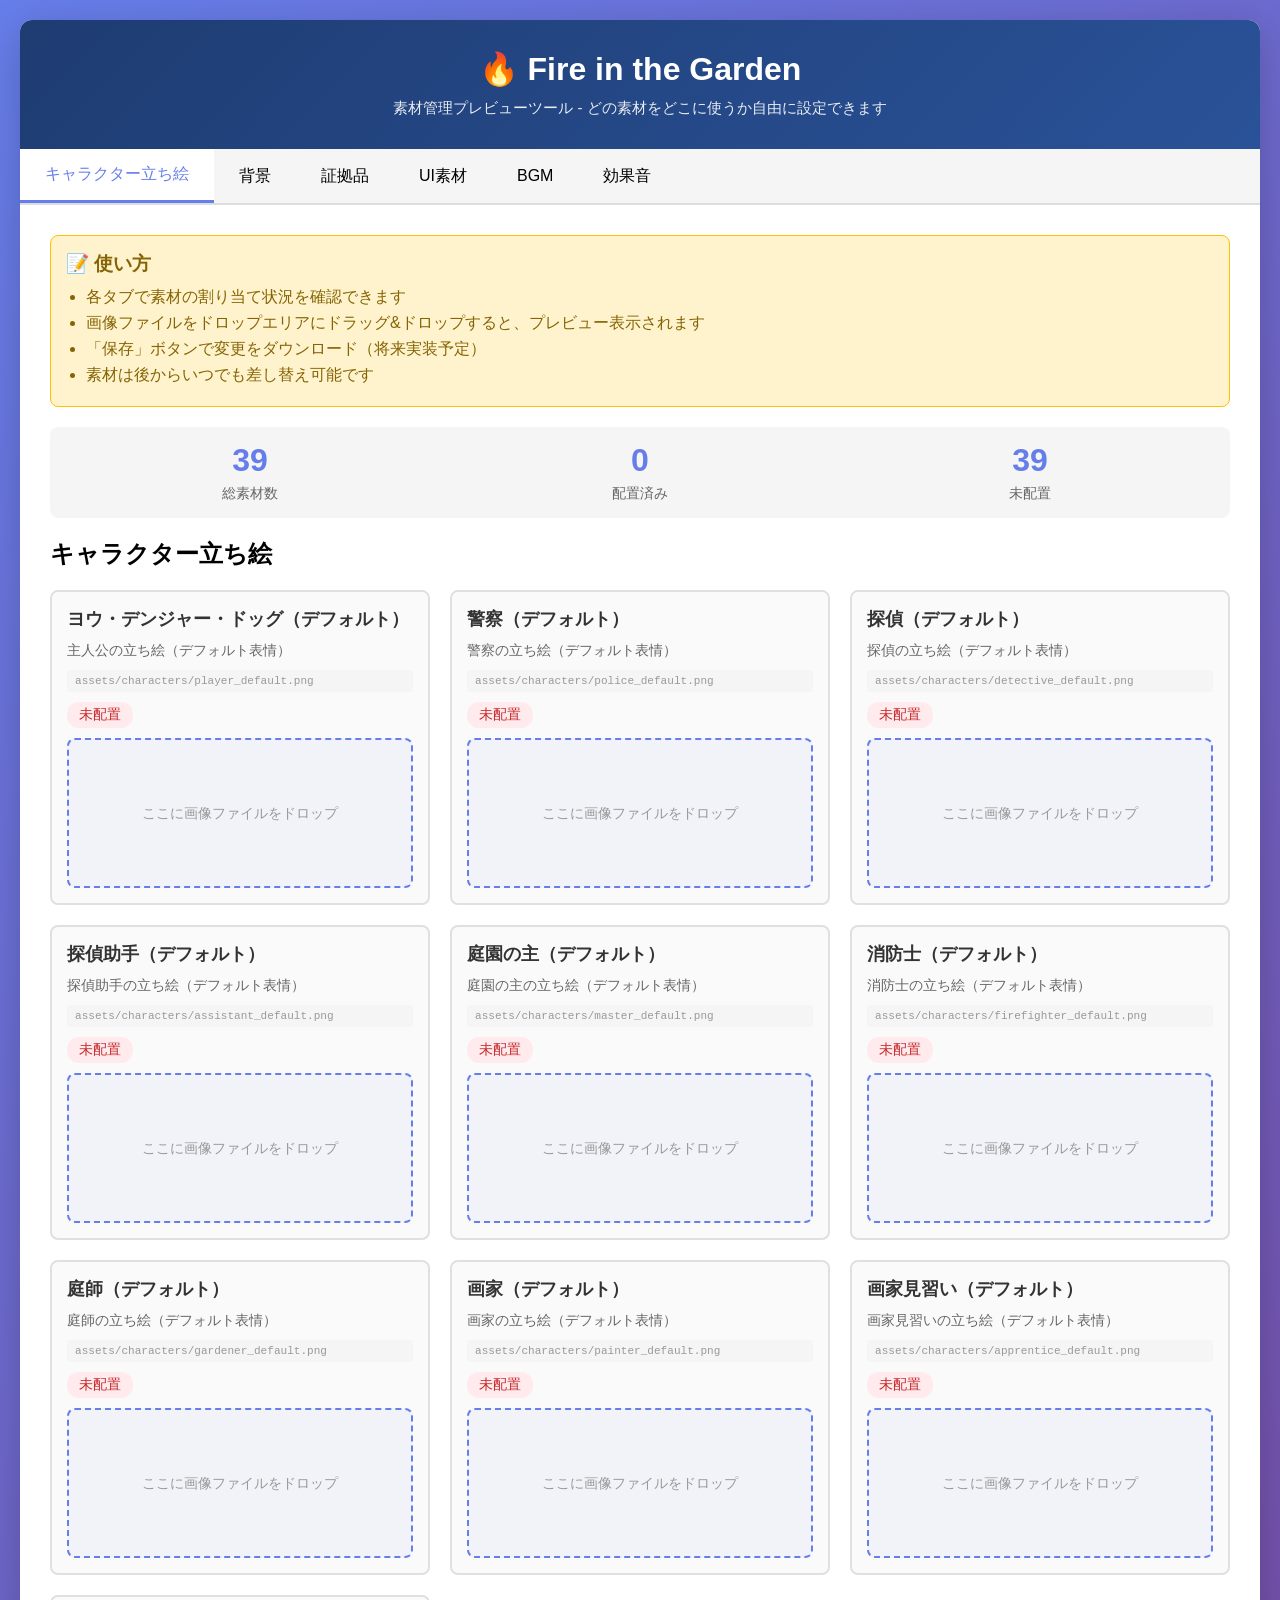
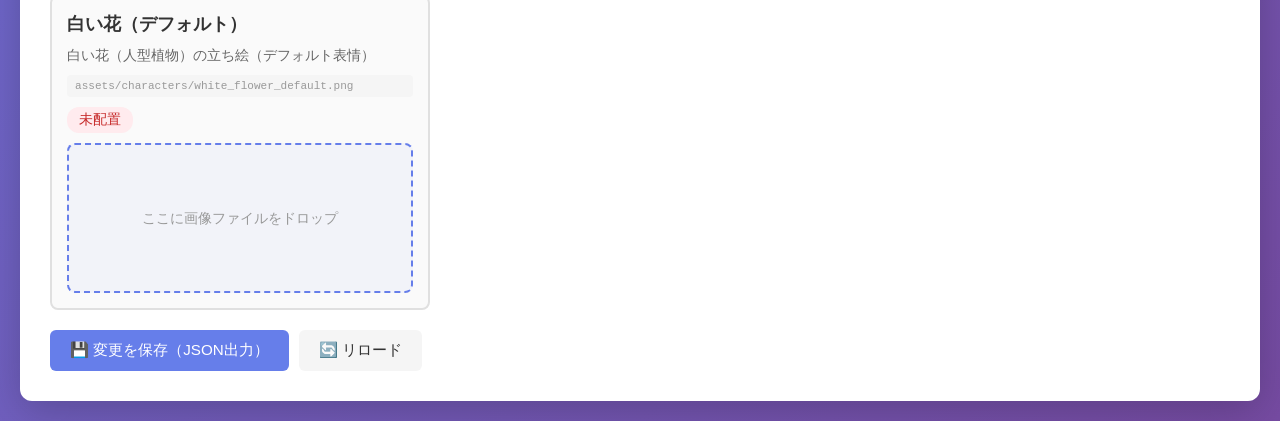
<file: tools/preview.html>
<!DOCTYPE html>
<html lang="ja">
<head>
    <meta charset="UTF-8">
    <meta name="viewport" content="width=device-width, initial-scale=1.0">
    <title>Fire in the Garden - 素材管理プレビューツール</title>
    <style>
        * {
            margin: 0;
            padding: 0;
            box-sizing: border-box;
        }

        body {
            font-family: 'Noto Sans JP', sans-serif;
            background: linear-gradient(135deg, #667eea 0%, #764ba2 100%);
            min-height: 100vh;
            padding: 20px;
        }

        .container {
            max-width: 1400px;
            margin: 0 auto;
            background: white;
            border-radius: 12px;
            box-shadow: 0 10px 40px rgba(0,0,0,0.2);
            overflow: hidden;
        }

        header {
            background: linear-gradient(135deg, #1e3c72 0%, #2a5298 100%);
            color: white;
            padding: 30px;
            text-align: center;
        }

        header h1 {
            font-size: 2em;
            margin-bottom: 10px;
        }

        header p {
            opacity: 0.9;
            font-size: 0.95em;
        }

        .tabs {
            display: flex;
            background: #f5f5f5;
            border-bottom: 2px solid #ddd;
            overflow-x: auto;
        }

        .tab {
            padding: 15px 25px;
            cursor: pointer;
            border: none;
            background: transparent;
            font-size: 1em;
            font-weight: 500;
            transition: all 0.3s;
            white-space: nowrap;
        }

        .tab:hover {
            background: rgba(102, 126, 234, 0.1);
        }

        .tab.active {
            background: white;
            border-bottom: 3px solid #667eea;
            color: #667eea;
        }

        .content {
            padding: 30px;
        }

        .tab-content {
            display: none;
        }

        .tab-content.active {
            display: block;
        }

        .asset-grid {
            display: grid;
            grid-template-columns: repeat(auto-fill, minmax(300px, 1fr));
            gap: 20px;
            margin-top: 20px;
        }

        .asset-card {
            border: 2px solid #e0e0e0;
            border-radius: 8px;
            padding: 15px;
            transition: all 0.3s;
            background: #fafafa;
        }

        .asset-card:hover {
            border-color: #667eea;
            box-shadow: 0 4px 12px rgba(102, 126, 234, 0.2);
        }

        .asset-card.assigned {
            border-color: #4caf50;
            background: #f1f8f4;
        }

        .asset-card h3 {
            font-size: 1.1em;
            margin-bottom: 10px;
            color: #333;
        }

        .asset-card .description {
            font-size: 0.9em;
            color: #666;
            margin-bottom: 10px;
        }

        .asset-card .file-path {
            font-size: 0.85em;
            color: #999;
            font-family: monospace;
            background: #f5f5f5;
            padding: 5px 8px;
            border-radius: 4px;
            margin-bottom: 10px;
            word-break: break-all;
        }

        .asset-card .status {
            display: inline-block;
            padding: 4px 12px;
            border-radius: 12px;
            font-size: 0.85em;
            font-weight: 500;
        }

        .status.未配置 {
            background: #ffebee;
            color: #c62828;
        }

        .status.配置済み {
            background: #e8f5e9;
            color: #2e7d32;
        }

        .preview-area {
            margin-top: 10px;
            border: 2px dashed #ddd;
            border-radius: 8px;
            min-height: 150px;
            display: flex;
            align-items: center;
            justify-content: center;
            background: white;
            position: relative;
            overflow: hidden;
        }

        .preview-area img {
            max-width: 100%;
            max-height: 200px;
            object-fit: contain;
        }

        .preview-area.empty {
            color: #999;
            font-size: 0.9em;
        }

        .drop-zone {
            border: 2px dashed #667eea;
            background: rgba(102, 126, 234, 0.05);
            cursor: pointer;
        }

        .drop-zone:hover {
            background: rgba(102, 126, 234, 0.1);
        }

        .actions {
            margin-top: 20px;
            display: flex;
            gap: 10px;
        }

        .btn {
            padding: 10px 20px;
            border: none;
            border-radius: 6px;
            font-size: 0.95em;
            cursor: pointer;
            transition: all 0.3s;
            font-weight: 500;
        }

        .btn-primary {
            background: #667eea;
            color: white;
        }

        .btn-primary:hover {
            background: #5568d3;
            box-shadow: 0 4px 12px rgba(102, 126, 234, 0.3);
        }

        .btn-secondary {
            background: #f5f5f5;
            color: #333;
        }

        .btn-secondary:hover {
            background: #e0e0e0;
        }

        .stats {
            display: flex;
            gap: 20px;
            margin-bottom: 20px;
            padding: 15px;
            background: #f5f5f5;
            border-radius: 8px;
        }

        .stat-item {
            flex: 1;
            text-align: center;
        }

        .stat-value {
            font-size: 2em;
            font-weight: bold;
            color: #667eea;
        }

        .stat-label {
            font-size: 0.9em;
            color: #666;
            margin-top: 5px;
        }

        .instructions {
            background: #fff3cd;
            border: 1px solid #ffc107;
            border-radius: 8px;
            padding: 15px;
            margin-bottom: 20px;
        }

        .instructions h3 {
            color: #856404;
            margin-bottom: 10px;
        }

        .instructions ul {
            margin-left: 20px;
            color: #856404;
        }

        .instructions li {
            margin: 5px 0;
        }
    </style>
</head>
<body>
    <div class="container">
        <header>
            <h1>🔥 Fire in the Garden</h1>
            <p>素材管理プレビューツール - どの素材をどこに使うか自由に設定できます</p>
        </header>

        <div class="tabs">
            <button class="tab active" data-tab="characters">キャラクター立ち絵</button>
            <button class="tab" data-tab="backgrounds">背景</button>
            <button class="tab" data-tab="evidence">証拠品</button>
            <button class="tab" data-tab="ui">UI素材</button>
            <button class="tab" data-tab="bgm">BGM</button>
            <button class="tab" data-tab="sfx">効果音</button>
        </div>

        <div class="content">
            <div class="instructions">
                <h3>📝 使い方</h3>
                <ul>
                    <li>各タブで素材の割り当て状況を確認できます</li>
                    <li>画像ファイルをドロップエリアにドラッグ&ドロップすると、プレビュー表示されます</li>
                    <li>「保存」ボタンで変更をダウンロード（将来実装予定）</li>
                    <li>素材は後からいつでも差し替え可能です</li>
                </ul>
            </div>

            <div class="stats" id="stats">
                <div class="stat-item">
                    <div class="stat-value" id="total-assets">0</div>
                    <div class="stat-label">総素材数</div>
                </div>
                <div class="stat-item">
                    <div class="stat-value" id="assigned-assets">0</div>
                    <div class="stat-label">配置済み</div>
                </div>
                <div class="stat-item">
                    <div class="stat-value" id="unassigned-assets">0</div>
                    <div class="stat-label">未配置</div>
                </div>
            </div>

            <div id="characters" class="tab-content active">
                <h2>キャラクター立ち絵</h2>
                <div class="asset-grid" id="characters-grid"></div>
            </div>

            <div id="backgrounds" class="tab-content">
                <h2>背景</h2>
                <div class="asset-grid" id="backgrounds-grid"></div>
            </div>

            <div id="evidence" class="tab-content">
                <h2>証拠品画像</h2>
                <div class="asset-grid" id="evidence-grid"></div>
            </div>

            <div id="ui" class="tab-content">
                <h2>UI素材</h2>
                <div class="asset-grid" id="ui-grid"></div>
            </div>

            <div id="bgm" class="tab-content">
                <h2>BGM</h2>
                <div class="asset-grid" id="bgm-grid"></div>
            </div>

            <div id="sfx" class="tab-content">
                <h2>効果音</h2>
                <div class="asset-grid" id="sfx-grid"></div>
            </div>

            <div class="actions">
                <button class="btn btn-primary" id="save-btn">💾 変更を保存（JSON出力）</button>
                <button class="btn btn-secondary" id="reload-btn">🔄 リロード</button>
            </div>
        </div>
    </div>

    <script>
        let assetMapping = {};

        // JSONデータを読み込む
        async function loadAssetMapping() {
            try {
                const response = await fetch('../src/domain/assets-mapping.json');
                assetMapping = await response.json();
                renderAllCategories();
                updateStats();
            } catch (error) {
                console.error('Failed to load assets-mapping.json:', error);
                alert('assets-mapping.jsonの読み込みに失敗しました。\nファイルが存在するか確認してください。');
            }
        }

        // すべてのカテゴリをレンダリング
        function renderAllCategories() {
            renderCategory('characters', assetMapping.characters);
            renderCategory('backgrounds', assetMapping.backgrounds);
            renderCategory('evidence', assetMapping.evidence);
            renderCategory('ui', assetMapping.ui);
            renderCategory('bgm', assetMapping.bgm);
            renderCategory('sfx', assetMapping.sfx);
        }

        // カテゴリごとにカードを生成
        function renderCategory(categoryId, items) {
            const grid = document.getElementById(`${categoryId}-grid`);
            grid.innerHTML = '';

            for (const [key, asset] of Object.entries(items)) {
                const card = createAssetCard(categoryId, key, asset);
                grid.appendChild(card);
            }
        }

        // アセットカードを作成
        function createAssetCard(category, key, asset) {
            const card = document.createElement('div');
            card.className = `asset-card ${asset.status === '配置済み' ? 'assigned' : ''}`;

            const isImage = category === 'characters' || category === 'backgrounds' || category === 'evidence' || category === 'ui';

            card.innerHTML = `
                <h3>${asset.name}</h3>
                <div class="description">${asset.description}</div>
                <div class="file-path">${asset.filePath}</div>
                <span class="status ${asset.status}">${asset.status}</span>
                ${isImage ? `
                    <div class="preview-area ${asset.status === '未配置' ? 'empty drop-zone' : ''}" data-category="${category}" data-key="${key}">
                        ${asset.status === '未配置' ? 'ここに画像ファイルをドロップ' : `<img src="../${asset.filePath}" alt="${asset.name}" onerror="this.parentElement.innerHTML='画像が見つかりません';">`}
                    </div>
                ` : ''}
                ${asset.source ? `<div class="description" style="margin-top: 10px;">出典: ${asset.source}</div>` : ''}
            `;

            // ドラッグ&ドロップ機能
            if (isImage) {
                const dropZone = card.querySelector('.preview-area');
                setupDropZone(dropZone, category, key);
            }

            return card;
        }

        // ドラッグ&ドロップ機能を設定
        function setupDropZone(element, category, key) {
            element.addEventListener('dragover', (e) => {
                e.preventDefault();
                element.style.borderColor = '#667eea';
            });

            element.addEventListener('dragleave', () => {
                element.style.borderColor = '#ddd';
            });

            element.addEventListener('drop', (e) => {
                e.preventDefault();
                element.style.borderColor = '#ddd';

                const files = e.dataTransfer.files;
                if (files.length > 0) {
                    const file = files[0];
                    if (file.type.startsWith('image/')) {
                        const reader = new FileReader();
                        reader.onload = (event) => {
                            element.innerHTML = `<img src="${event.target.result}" alt="Preview">`;
                            element.classList.remove('empty', 'drop-zone');

                            // ステータスを更新
                            assetMapping[category][key].status = '配置済み';
                            updateStats();
                        };
                        reader.readAsDataURL(file);
                    } else {
                        alert('画像ファイルをドロップしてください');
                    }
                }
            });
        }

        // 統計情報を更新
        function updateStats() {
            let total = 0;
            let assigned = 0;

            for (const category of ['characters', 'backgrounds', 'evidence', 'ui', 'bgm', 'sfx']) {
                const items = assetMapping[category];
                for (const asset of Object.values(items)) {
                    total++;
                    if (asset.status === '配置済み') {
                        assigned++;
                    }
                }
            }

            document.getElementById('total-assets').textContent = total;
            document.getElementById('assigned-assets').textContent = assigned;
            document.getElementById('unassigned-assets').textContent = total - assigned;
        }

        // タブ切り替え
        document.querySelectorAll('.tab').forEach(tab => {
            tab.addEventListener('click', () => {
                document.querySelectorAll('.tab').forEach(t => t.classList.remove('active'));
                document.querySelectorAll('.tab-content').forEach(c => c.classList.remove('active'));

                tab.classList.add('active');
                const targetId = tab.dataset.tab;
                document.getElementById(targetId).classList.add('active');
            });
        });

        // 保存ボタン
        document.getElementById('save-btn').addEventListener('click', () => {
            const dataStr = JSON.stringify(assetMapping, null, 2);
            const blob = new Blob([dataStr], { type: 'application/json' });
            const url = URL.createObjectURL(blob);
            const a = document.createElement('a');
            a.href = url;
            a.download = 'assets-mapping-updated.json';
            a.click();
            URL.revokeObjectURL(url);
            alert('変更をダウンロードしました！\n元のファイル（assets-mapping.json）を上書きしてください。');
        });

        // リロードボタン
        document.getElementById('reload-btn').addEventListener('click', () => {
            location.reload();
        });

        // 初期化
        loadAssetMapping();
    </script>
</body>
</html>
</file>
